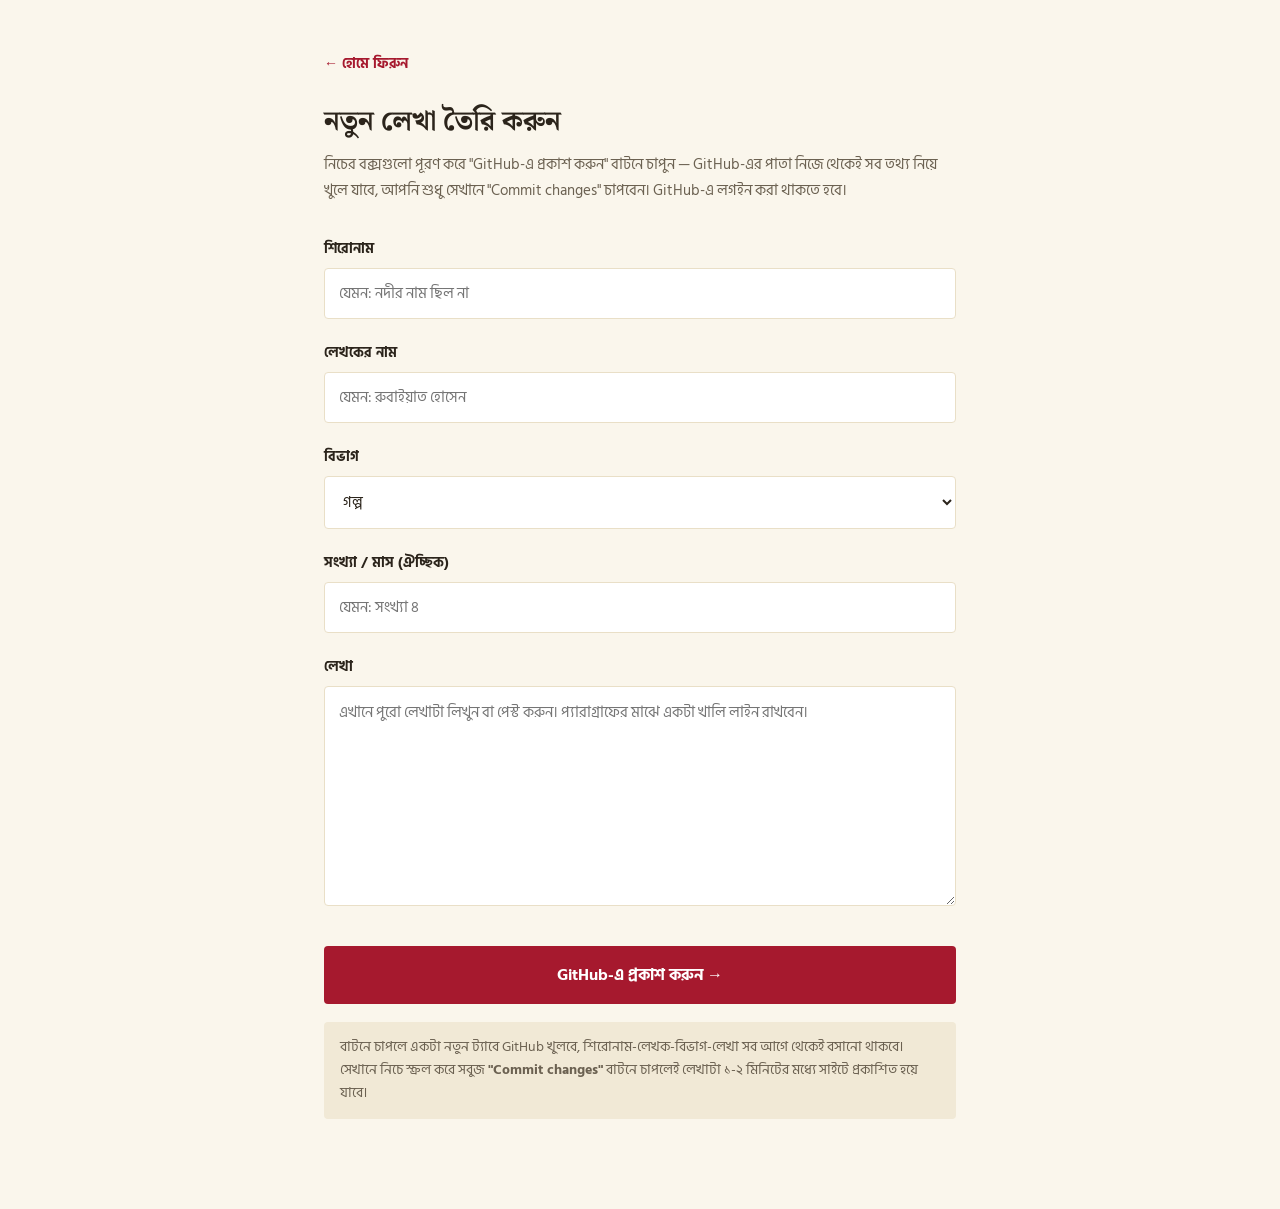
<file: public/lekha-jog/index.html>
<!DOCTYPE html>
<html lang="bn">
<head>
<meta charset="UTF-8">
<meta name="viewport" content="width=device-width, initial-scale=1.0">
<title>নতুন লেখা তৈরি করুন — ধ্রুবতারা</title>
<link rel="preconnect" href="https://fonts.googleapis.com">
<link rel="preconnect" href="https://fonts.gstatic.com" crossorigin>
<link href="https://fonts.googleapis.com/css2?family=Noto+Serif+Bengali:wght@400;500;600;700;900&family=Hind+Siliguri:wght@400;500;600;700&display=swap" rel="stylesheet">
<style>
  :root{
    --paper:#FAF6EC; --paper-dim:#F1E9D6; --paper-deep:#E9DFC7;
    --ink:#2B241B; --ink-soft:#6B6151;
    --crimson:#A6192E; --crimson-soft:#C24457;
  }
  *{box-sizing:border-box;}
  body{margin:0;background:var(--paper);color:var(--ink);font-family:'Hind Siliguri',sans-serif;}
  .wrap{max-width:680px;margin:0 auto;padding:50px 24px 90px;}
  h1{font-family:'Noto Serif Bengali',serif;font-size:28px;margin:0 0 8px;}
  .sub{color:var(--ink-soft);font-size:15px;margin:0 0 34px;line-height:1.7;}
  label{display:block;font-weight:700;font-size:14px;margin:22px 0 8px;}
  input, select, textarea{
    width:100%;padding:12px 14px;font-size:15px;font-family:inherit;
    border:1px solid var(--paper-deep);border-radius:4px;background:#fff;color:var(--ink);
  }
  textarea{min-height:220px;resize:vertical;line-height:1.8;}
  .hint{font-size:12.5px;color:var(--ink-soft);margin-top:6px;}
  .btn{
    margin-top:32px;width:100%;padding:16px;background:var(--crimson);color:#fff;
    border:none;border-radius:4px;font-size:16px;font-weight:700;font-family:inherit;cursor:pointer;
  }
  .btn:hover{background:var(--crimson-soft);}
  .btn:disabled{background:var(--paper-deep);color:var(--ink-soft);cursor:not-allowed;}
  .note{
    margin-top:18px;padding:14px 16px;background:var(--paper-dim);border-radius:4px;
    font-size:13.5px;color:var(--ink-soft);line-height:1.7;
  }
  .back{display:inline-block;margin-bottom:24px;color:var(--crimson);font-weight:700;font-size:14px;text-decoration:none;}
</style>
</head>
<body>
<div class="wrap">
  <a class="back" href="/">← হোমে ফিরুন</a>
  <h1>নতুন লেখা তৈরি করুন</h1>
  <p class="sub">নিচের বক্সগুলো পূরণ করে "GitHub-এ প্রকাশ করুন" বাটনে চাপুন — GitHub-এর পাতা নিজে থেকেই সব তথ্য নিয়ে খুলে যাবে, আপনি শুধু সেখানে "Commit changes" চাপবেন। GitHub-এ লগইন করা থাকতে হবে।</p>

  <label for="title">শিরোনাম</label>
  <input id="title" type="text" placeholder="যেমন: নদীর নাম ছিল না">

  <label for="author">লেখকের নাম</label>
  <input id="author" type="text" placeholder="যেমন: রুবাইয়াত হোসেন">

  <label for="category">বিভাগ</label>
  <select id="category">
    <option>গল্প</option>
    <option>প্রবন্ধ-নিবন্ধ</option>
    <option>স্মৃতি, অনুবাদ, সফর ও মুক্তগদ্য</option>
    <option>ছড়া-কবিতা</option>
    <option>গদ্য-কবিতা</option>
    <option>জ্ঞান-বিজ্ঞান</option>
    <option>সংস্কৃতি</option>
    <option>সাক্ষাৎকার</option>
    <option>অন্যান্য</option>
  </select>

  <label for="issue">সংখ্যা / মাস (ঐচ্ছিক)</label>
  <input id="issue" type="text" placeholder="যেমন: সংখ্যা ৪">

  <label for="body">লেখা</label>
  <textarea id="body" placeholder="এখানে পুরো লেখাটা লিখুন বা পেস্ট করুন। প্যারাগ্রাফের মাঝে একটা খালি লাইন রাখবেন।"></textarea>

  <button class="btn" id="publishBtn">GitHub-এ প্রকাশ করুন →</button>

  <div class="note">
    বাটনে চাপলে একটা নতুন ট্যাবে GitHub খুলবে, শিরোনাম-লেখক-বিভাগ-লেখা সব আগে থেকেই বসানো থাকবে। সেখানে নিচে স্ক্রল করে সবুজ <b>"Commit changes"</b> বাটনে চাপলেই লেখাটা ১-২ মিনিটের মধ্যে সাইটে প্রকাশিত হয়ে যাবে।
  </div>
</div>

<script>
  const REPO = "trimasikdhrubotara/dhrubotara";
  const BRANCH = "main";

  document.getElementById('publishBtn').addEventListener('click', function(){
    const title = document.getElementById('title').value.trim();
    const author = document.getElementById('author').value.trim();
    const category = document.getElementById('category').value;
    const issue = document.getElementById('issue').value.trim();
    const body = document.getElementById('body').value.trim();

    if(!title || !body){
      alert('শিরোনাম আর লেখা দুটোই দিতে হবে।');
      return;
    }

    const today = new Date();
    const dateStr = today.getFullYear() + '-' + String(today.getMonth()+1).padStart(2,'0') + '-' + String(today.getDate()).padStart(2,'0');
    const filename = 'lekha-' + today.getFullYear() + String(today.getMonth()+1).padStart(2,'0') + String(today.getDate()).padStart(2,'0') + '-' + today.getHours() + today.getMinutes() + today.getSeconds() + '.md';

    let frontMatter = '---\n';
    frontMatter += 'title: "' + title.replace(/"/g,"'") + '"\n';
    frontMatter += 'category: "' + category + '"\n';
    if(issue){ frontMatter += 'issue: "' + issue.replace(/"/g,"'") + '"\n'; }
    if(author){ frontMatter += 'author: "' + author.replace(/"/g,"'") + '"\n'; }
    frontMatter += 'date: ' + dateStr + '\n';
    frontMatter += '---\n\n';

    const fullContent = frontMatter + body + '\n';
    const path = 'content/lekha/' + filename;

    const url = 'https://github.com/' + REPO + '/new/' + BRANCH +
      '?filename=' + encodeURIComponent(path) +
      '&value=' + encodeURIComponent(fullContent);

    window.open(url, '_blank');
  });
</script>
</body>
</html>
</file>
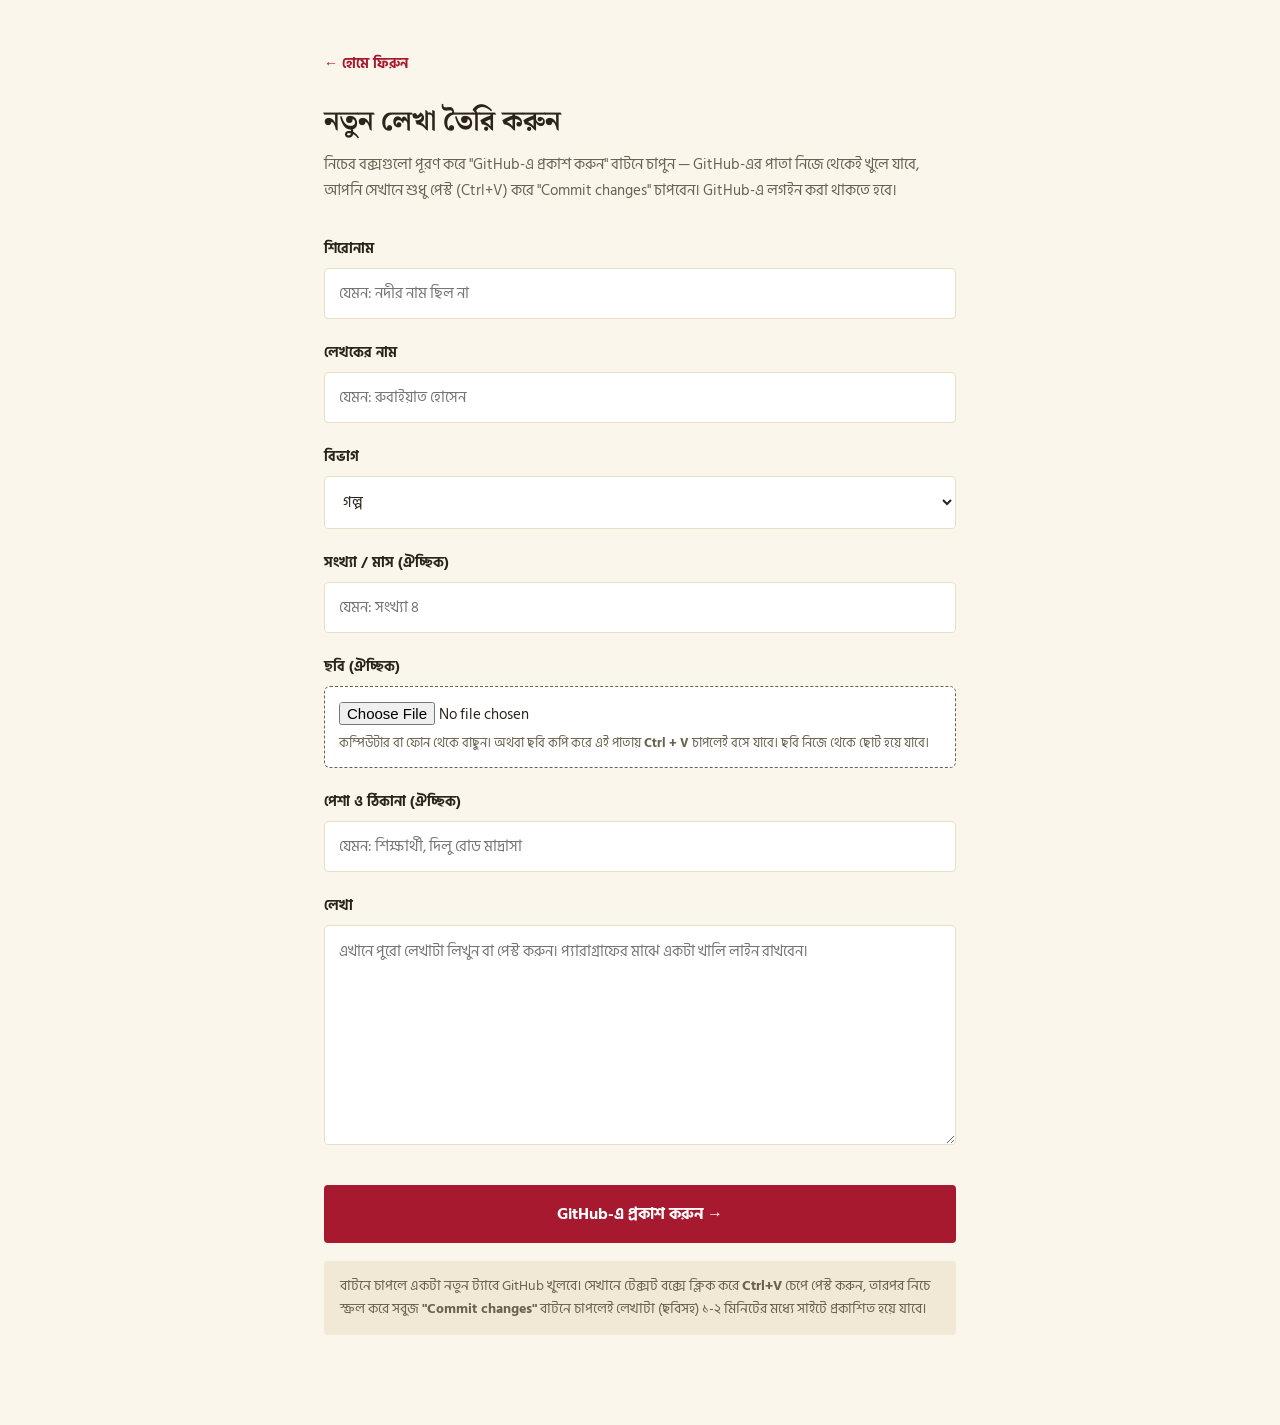
<file: static/lekha-jog/index.html>
<!DOCTYPE html>
<html lang="bn">
<head>
<meta charset="UTF-8">
<meta name="viewport" content="width=device-width, initial-scale=1.0">
<title>নতুন লেখা তৈরি করুন — ধ্রুবতারা</title>
<link rel="preconnect" href="https://fonts.googleapis.com">
<link rel="preconnect" href="https://fonts.gstatic.com" crossorigin>
<link href="https://fonts.googleapis.com/css2?family=Noto+Serif+Bengali:wght@400;500;600;700;900&family=Hind+Siliguri:wght@400;500;600;700&display=swap" rel="stylesheet">
<style>
  :root{
    --paper:#FAF6EC; --paper-dim:#F1E9D6; --paper-deep:#E9DFC7;
    --ink:#2B241B; --ink-soft:#6B6151;
    --crimson:#A6192E; --crimson-soft:#C24457;
  }
  *{box-sizing:border-box;}
  body{margin:0;background:var(--paper);color:var(--ink);font-family:'Hind Siliguri',sans-serif;}
  .wrap{max-width:680px;margin:0 auto;padding:50px 24px 90px;}
  h1{font-family:'Noto Serif Bengali',serif;font-size:28px;margin:0 0 8px;}
  .sub{color:var(--ink-soft);font-size:15px;margin:0 0 34px;line-height:1.7;}
  label{display:block;font-weight:700;font-size:14px;margin:22px 0 8px;}
  input, select, textarea{
    width:100%;padding:12px 14px;font-size:15px;font-family:inherit;
    border:1px solid var(--paper-deep);border-radius:4px;background:#fff;color:var(--ink);
  }
  textarea{min-height:220px;resize:vertical;line-height:1.8;}
  .hint{font-size:12.5px;color:var(--ink-soft);margin-top:6px;line-height:1.6;}
  .imgbox{border:1px dashed var(--ink-soft);border-radius:6px;padding:14px;background:#fff;}
  .imgbox input[type=file]{border:none;padding:0;background:transparent;}
  #preview{display:none;margin-top:14px;}
  #preview img{max-width:100%;max-height:220px;border-radius:4px;display:block;}
  #imginfo{font-size:12.5px;color:var(--ink-soft);margin:8px 0;}
  .small{width:auto;padding:8px 14px;background:var(--paper-dim);border:1px solid var(--paper-deep);border-radius:4px;font-family:inherit;font-size:13px;cursor:pointer;}
  .btn{
    margin-top:32px;width:100%;padding:16px;background:var(--crimson);color:#fff;
    border:none;border-radius:4px;font-size:16px;font-weight:700;font-family:inherit;cursor:pointer;
  }
  .btn:hover{background:var(--crimson-soft);}
  .note{
    margin-top:18px;padding:14px 16px;background:var(--paper-dim);border-radius:4px;
    font-size:13.5px;color:var(--ink-soft);line-height:1.7;
  }
  .back{display:inline-block;margin-bottom:24px;color:var(--crimson);font-weight:700;font-size:14px;text-decoration:none;}
</style>
</head>
<body>
<div class="wrap">
  <a class="back" href="/">← হোমে ফিরুন</a>
  <h1>নতুন লেখা তৈরি করুন</h1>
  <p class="sub">নিচের বক্সগুলো পূরণ করে "GitHub-এ প্রকাশ করুন" বাটনে চাপুন — GitHub-এর পাতা নিজে থেকেই খুলে যাবে, আপনি সেখানে শুধু পেস্ট (Ctrl+V) করে "Commit changes" চাপবেন। GitHub-এ লগইন করা থাকতে হবে।</p>

  <label for="title">শিরোনাম</label>
  <input id="title" type="text" placeholder="যেমন: নদীর নাম ছিল না">

  <label for="author">লেখকের নাম</label>
  <input id="author" type="text" placeholder="যেমন: রুবাইয়াত হোসেন">

  <label for="category">বিভাগ</label>
  <select id="category">
    <option>গল্প</option>
    <option>প্রবন্ধ-নিবন্ধ</option>
    <option>গদ্য</option>
    <option>অনুবাদ</option>
    <option>কবিতা / ছড়া</option>
    <option>জ্ঞান-বিজ্ঞান</option>
    <option>সংস্কৃতি</option>
    <option>সাক্ষাৎকার</option>
    <option>অন্যান্য</option>
  </select>

  <label for="issue">সংখ্যা / মাস (ঐচ্ছিক)</label>
  <input id="issue" type="text" placeholder="যেমন: সংখ্যা ৪">

  <label>ছবি (ঐচ্ছিক)</label>
  <div class="imgbox">
    <input id="imgfile" type="file" accept="image/*">
    <div class="hint">কম্পিউটার বা ফোন থেকে বাছুন। অথবা ছবি কপি করে এই পাতায় <b>Ctrl + V</b> চাপলেই বসে যাবে। ছবি নিজে থেকে ছোট হয়ে যাবে।</div>
    <div id="preview">
      <img id="previewimg" alt="">
      <div id="imginfo"></div>
      <button type="button" class="small" id="imgremove">ছবি সরান</button>
    </div>
  </div>

  <label for="profession">পেশা ও ঠিকানা (ঐচ্ছিক)</label>
  <input id="profession" type="text" placeholder="যেমন: শিক্ষার্থী, দিলু রোড মাদ্রাসা">

  <label for="body">লেখা</label>
  <textarea id="body" placeholder="এখানে পুরো লেখাটা লিখুন বা পেস্ট করুন। প্যারাগ্রাফের মাঝে একটা খালি লাইন রাখবেন।"></textarea>

  <button class="btn" id="publishBtn">GitHub-এ প্রকাশ করুন →</button>

  <div class="note">
    বাটনে চাপলে একটা নতুন ট্যাবে GitHub খুলবে। সেখানে টেক্সট বক্সে ক্লিক করে <b>Ctrl+V</b> চেপে পেস্ট করুন, তারপর নিচে স্ক্রল করে সবুজ <b>"Commit changes"</b> বাটনে চাপলেই লেখাটা (ছবিসহ) ১-২ মিনিটের মধ্যে সাইটে প্রকাশিত হয়ে যাবে।
  </div>
</div>

<script>
  const REPO = "trimasikdhrubotara/dhrubotara";
  const BRANCH = "main";
  let imgFull = '';
  let imgThumb = '';

  // ---- ছবি: ছোট করে লেখার ভেতরেই বসানো হয় ----
  function draw(img, w, q){
    const scale = Math.min(1, w / img.naturalWidth);
    const cw = Math.max(1, Math.round(img.naturalWidth * scale));
    const ch = Math.max(1, Math.round(img.naturalHeight * scale));
    const c = document.createElement('canvas');
    c.width = cw; c.height = ch;
    const ctx = c.getContext('2d');
    ctx.fillStyle = '#ffffff';
    ctx.fillRect(0, 0, cw, ch);
    ctx.drawImage(img, 0, 0, cw, ch);
    return c.toDataURL('image/jpeg', q);
  }

  function fit(img, startW, cap){
    let w = startW, best = '';
    for (let step = 0; step < 6; step++){
      const qs = [0.8, 0.7, 0.6, 0.5];
      for (let i = 0; i < qs.length; i++){
        best = draw(img, w, qs[i]);
        if (best.length <= cap) return best;
      }
      w = Math.round(w * 0.85);
    }
    return best;
  }

  function loadImageFile(file){
    if (!file || file.type.indexOf('image/') !== 0) return;
    const url = URL.createObjectURL(file);
    const img = new Image();
    img.onload = function(){
      URL.revokeObjectURL(url);
      imgFull = fit(img, 1000, 200000);
      imgThumb = fit(img, 420, 40000);
      document.getElementById('previewimg').src = imgFull;
      document.getElementById('imginfo').textContent =
        'ছবি ঠিক আছে (প্রায় ' + Math.round(imgFull.length / 1024) + ' KB)';
      document.getElementById('preview').style.display = 'block';
    };
    img.onerror = function(){
      alert('ছবিটা পড়া গেল না। অন্য একটা ছবি চেষ্টা করুন।');
    };
    img.src = url;
  }

  document.getElementById('imgfile').addEventListener('change', function(e){
    loadImageFile(e.target.files[0]);
  });

  document.addEventListener('paste', function(e){
    const items = (e.clipboardData && e.clipboardData.items) || [];
    for (let i = 0; i < items.length; i++){
      if (items[i].type.indexOf('image') === 0){
        loadImageFile(items[i].getAsFile());
        e.preventDefault();
        return;
      }
    }
  });

  document.getElementById('imgremove').addEventListener('click', function(){
    imgFull = ''; imgThumb = '';
    document.getElementById('imgfile').value = '';
    document.getElementById('preview').style.display = 'none';
  });

  // ---- প্রকাশ ----
  document.getElementById('publishBtn').addEventListener('click', function(){
    const title = document.getElementById('title').value.trim();
    const author = document.getElementById('author').value.trim();
    const category = document.getElementById('category').value;
    const issue = document.getElementById('issue').value.trim();
    const body = document.getElementById('body').value.trim();
    const profession = document.getElementById('profession').value.trim();

    if(!title || !body){
      alert('শিরোনাম আর লেখা দুটোই দিতে হবে।');
      return;
    }

    const today = new Date();
    const dateStr = today.getFullYear() + '-' + String(today.getMonth()+1).padStart(2,'0') + '-' + String(today.getDate()).padStart(2,'0');
    const filename = 'lekha-' + today.getFullYear() + String(today.getMonth()+1).padStart(2,'0') + String(today.getDate()).padStart(2,'0') + '-' + today.getHours() + today.getMinutes() + today.getSeconds() + '.md';

    let frontMatter = '---\n';
    frontMatter += 'title: "' + title.replace(/"/g,'\'') + '"\n';
    frontMatter += 'category: "' + category + '"\n';
    if(issue){ frontMatter += 'issue: "' + issue.replace(/"/g,'\'') + '"\n'; }
    if(author){ frontMatter += 'author: "' + author.replace(/"/g,'\'') + '"\n'; }
    if(imgFull){
      frontMatter += 'image: "' + imgFull + '"\n';
      frontMatter += 'thumb: "' + imgThumb + '"\n';
    }
    frontMatter += 'date: ' + dateStr + '\n';
    frontMatter += '---\n\n';

    const fullBody = profession ? (body + '\n\n' + profession + '\n') : (body + '\n');
    const fullContent = frontMatter + fullBody;
    const path = 'content/lekha/' + filename;

    navigator.clipboard.writeText(fullContent).then(function(){
      alert('লেখাটা কপি হয়ে গেছে! এখন GitHub-এর পাতায় টেক্সট বক্সে ক্লিক করে Ctrl+V চেপে পেস্ট করুন, তারপর "Commit changes" চাপুন।');
      const url = 'https://github.com/' + REPO + '/new/' + BRANCH + '?filename=' + encodeURIComponent(path);
      window.open(url, '_blank');
    }).catch(function(){
      alert('কপি করা গেল না। পাতাটা আবার খুলে চেষ্টা করুন।');
    });
  });
</script>
</body>
</html>
</file>
